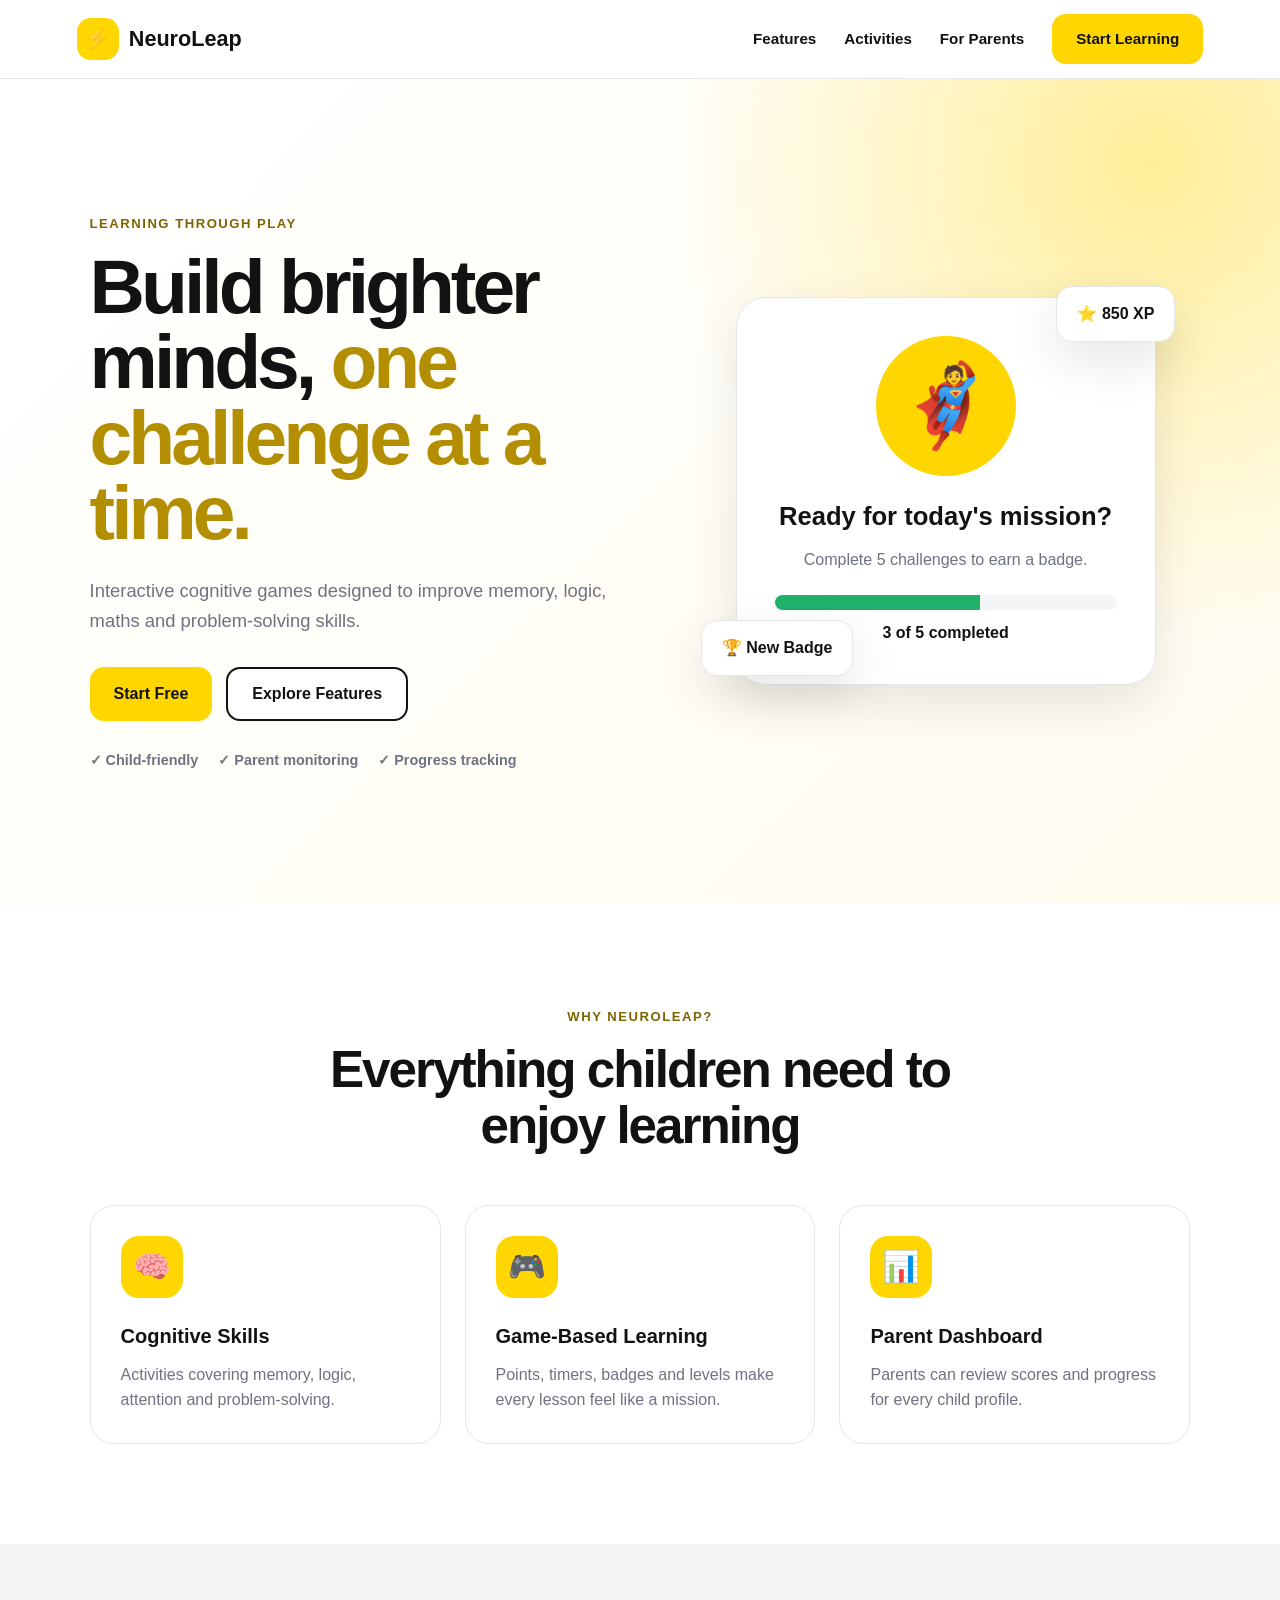
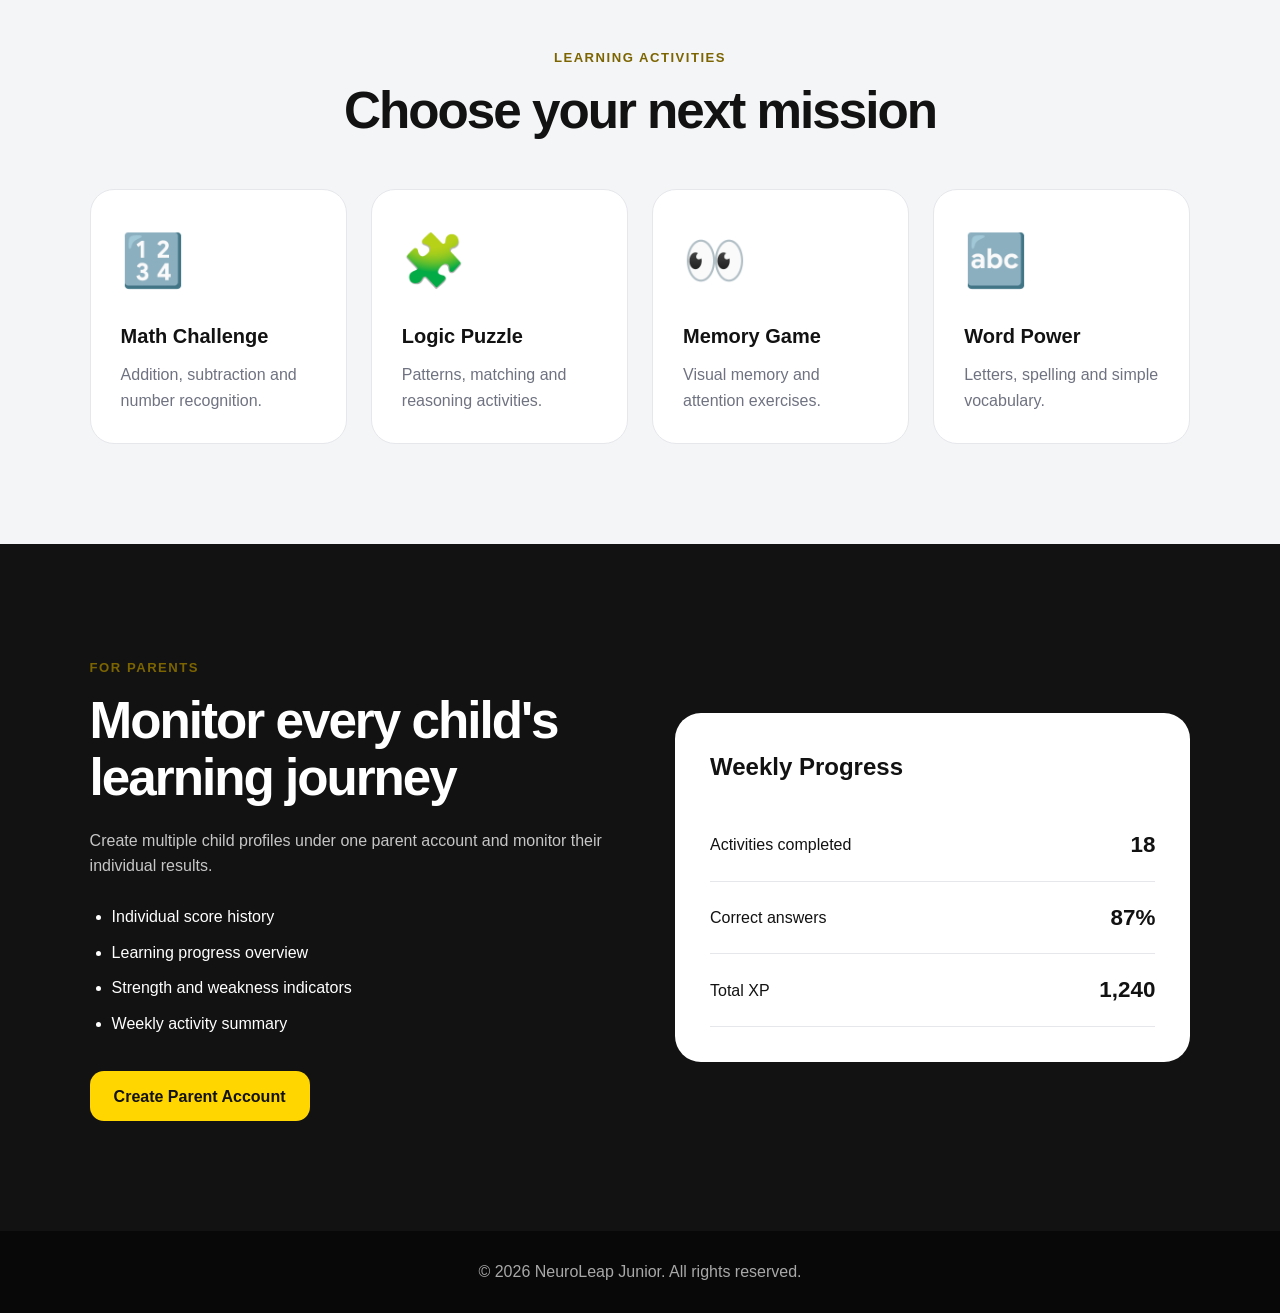
<file: index.html>
<!DOCTYPE html>
<html lang="en">
<head>
    <meta charset="UTF-8">

    <meta
        name="viewport"
        content="width=device-width, initial-scale=1.0"
    >

    <meta
        name="description"
        content="NeuroLeap Junior is an interactive cognitive learning app for young children."
    >

    <title>NeuroLeap Junior</title>

    <link rel="stylesheet" href="css/style.css">
    <link rel="manifest" href="manifest.json">
</head>

<body>

    <header class="navbar">
        <a href="index.html" class="brand">
            <span class="brand-icon">⚡</span>
            NeuroLeap
        </a>

        <nav class="nav-menu">
            <a href="#features">Features</a>
            <a href="#subjects">Activities</a>
            <a href="#parents">For Parents</a>
            <a href="login.html" class="nav-button">Start Learning</a>
        </nav>
    </header>

    <main>
        <section class="hero">
            <div class="hero-content">
                <span class="hero-label">
                    Learning Through Play
                </span>

                <h1>
                    Build brighter minds,
                    <span>one challenge at a time.</span>
                </h1>

                <p>
                    Interactive cognitive games designed to improve
                    memory, logic, maths and problem-solving skills.
                </p>

                <div class="hero-buttons">
                    <a href="login.html" class="primary-button">
                        Start Free
                    </a>

                    <a href="#features" class="secondary-button">
                        Explore Features
                    </a>
                </div>

                <div class="hero-points">
                    <span>✓ Child-friendly</span>
                    <span>✓ Parent monitoring</span>
                    <span>✓ Progress tracking</span>
                </div>
            </div>

            <div class="hero-visual">
                <div class="hero-card main-card">
                    <div class="character">🦸</div>
                    <h3>Ready for today's mission?</h3>
                    <p>Complete 5 challenges to earn a badge.</p>

                    <div class="progress-track">
                        <div class="progress-fill"></div>
                    </div>

                    <strong>3 of 5 completed</strong>
                </div>

                <div class="floating-card score-card">
                    ⭐ 850 XP
                </div>

                <div class="floating-card badge-card">
                    🏆 New Badge
                </div>
            </div>
        </section>

        <section id="features" class="section">
            <div class="section-heading">
                <span>Why NeuroLeap?</span>
                <h2>Everything children need to enjoy learning</h2>
            </div>

            <div class="feature-grid">
                <article class="feature-card">
                    <div class="feature-icon">🧠</div>
                    <h3>Cognitive Skills</h3>
                    <p>
                        Activities covering memory, logic, attention
                        and problem-solving.
                    </p>
                </article>

                <article class="feature-card">
                    <div class="feature-icon">🎮</div>
                    <h3>Game-Based Learning</h3>
                    <p>
                        Points, timers, badges and levels make every
                        lesson feel like a mission.
                    </p>
                </article>

                <article class="feature-card">
                    <div class="feature-icon">📊</div>
                    <h3>Parent Dashboard</h3>
                    <p>
                        Parents can review scores and progress for
                        every child profile.
                    </p>
                </article>
            </div>
        </section>

        <section id="subjects" class="section activities-section">
            <div class="section-heading">
                <span>Learning Activities</span>
                <h2>Choose your next mission</h2>
            </div>

            <div class="activity-grid">
                <article class="activity-card">
                    <span>🔢</span>
                    <h3>Math Challenge</h3>
                    <p>Addition, subtraction and number recognition.</p>
                </article>

                <article class="activity-card">
                    <span>🧩</span>
                    <h3>Logic Puzzle</h3>
                    <p>Patterns, matching and reasoning activities.</p>
                </article>

                <article class="activity-card">
                    <span>👀</span>
                    <h3>Memory Game</h3>
                    <p>Visual memory and attention exercises.</p>
                </article>

                <article class="activity-card">
                    <span>🔤</span>
                    <h3>Word Power</h3>
                    <p>Letters, spelling and simple vocabulary.</p>
                </article>
            </div>
        </section>

        <section id="parents" class="parent-section">
            <div>
                <span class="section-label">For Parents</span>

                <h2>Monitor every child's learning journey</h2>

                <p>
                    Create multiple child profiles under one parent
                    account and monitor their individual results.
                </p>

                <ul>
                    <li>Individual score history</li>
                    <li>Learning progress overview</li>
                    <li>Strength and weakness indicators</li>
                    <li>Weekly activity summary</li>
                </ul>

                <a href="login.html" class="primary-button">
                    Create Parent Account
                </a>
            </div>

            <div class="dashboard-preview">
                <h3>Weekly Progress</h3>

                <div class="preview-stat">
                    <span>Activities completed</span>
                    <strong>18</strong>
                </div>

                <div class="preview-stat">
                    <span>Correct answers</span>
                    <strong>87%</strong>
                </div>

                <div class="preview-stat">
                    <span>Total XP</span>
                    <strong>1,240</strong>
                </div>
            </div>
        </section>
    </main>

    <footer>
        <p>© 2026 NeuroLeap Junior. All rights reserved.</p>
    </footer>

    <script>
        if ("serviceWorker" in navigator) {
            navigator.serviceWorker.register("./service-worker.js")
                .catch((error) => {
                    console.error("Service worker error:", error);
                });
        }
    </script>

</body>
</html>
</file>
<file: css/style.css>
:root {
    --yellow: #ffd600;
    --yellow-dark: #e5bd00;
    --black: #121212;
    --dark-grey: #242424;
    --grey: #6f7280;
    --light-grey: #f4f5f7;
    --white: #ffffff;
    --green: #20b26b;
    --border: #e6e7eb;
    --shadow: 0 18px 50px rgba(0, 0, 0, 0.1);
    --radius: 24px;
}

* {
    box-sizing: border-box;
    margin: 0;
    padding: 0;
}

html {
    scroll-behavior: smooth;
}

body {
    font-family:
        Inter,
        Arial,
        Helvetica,
        sans-serif;

    background: var(--white);
    color: var(--black);
    line-height: 1.6;
}

a {
    color: inherit;
    text-decoration: none;
}

button,
input,
select {
    font: inherit;
}

.navbar {
    width: 100%;
    min-height: 76px;
    padding: 14px 6%;

    display: flex;
    align-items: center;
    justify-content: space-between;

    background: rgba(255, 255, 255, 0.94);
    border-bottom: 1px solid var(--border);

    position: sticky;
    top: 0;
    z-index: 1000;
}

.brand {
    display: flex;
    align-items: center;
    gap: 10px;

    font-size: 1.35rem;
    font-weight: 900;
}

.brand-icon {
    width: 42px;
    height: 42px;

    display: grid;
    place-items: center;

    background: var(--yellow);
    border-radius: 14px;
}

.nav-menu {
    display: flex;
    align-items: center;
    gap: 28px;

    font-size: 0.95rem;
    font-weight: 700;
}

.nav-menu a:hover {
    opacity: 0.72;
}

.nav-button,
.primary-button,
.secondary-button {
    display: inline-flex;
    align-items: center;
    justify-content: center;

    min-height: 50px;
    padding: 12px 24px;

    border-radius: 14px;
    font-weight: 800;

    transition:
        transform 0.2s ease,
        box-shadow 0.2s ease;
}

.nav-button,
.primary-button {
    background: var(--yellow);
    color: var(--black);
}

.secondary-button {
    background: var(--white);
    border: 2px solid var(--black);
}

.nav-button:hover,
.primary-button:hover,
.secondary-button:hover {
    transform: translateY(-2px);
    box-shadow: 0 10px 24px rgba(0, 0, 0, 0.12);
}

.hero {
    min-height: calc(100vh - 76px);
    padding: 80px 7%;

    display: grid;
    grid-template-columns: 1.05fr 0.95fr;
    align-items: center;
    gap: 70px;

    background:
        radial-gradient(
            circle at 90% 10%,
            rgba(255, 214, 0, 0.38),
            transparent 35%
        ),
        linear-gradient(135deg, #ffffff, #fffcef);
}

.hero-label,
.section-label,
.section-heading span {
    display: inline-block;
    margin-bottom: 15px;

    color: #7c6500;
    font-size: 0.82rem;
    font-weight: 900;
    letter-spacing: 1.5px;
    text-transform: uppercase;
}

.hero h1 {
    max-width: 760px;

    font-size: clamp(2.8rem, 6vw, 5.7rem);
    line-height: 0.98;
    letter-spacing: -4px;
}

.hero h1 span {
    color: #b28e00;
}

.hero-content > p {
    max-width: 620px;
    margin-top: 26px;

    color: var(--grey);
    font-size: 1.15rem;
}

.hero-buttons {
    display: flex;
    flex-wrap: wrap;
    gap: 14px;

    margin-top: 32px;
}

.hero-points {
    display: flex;
    flex-wrap: wrap;
    gap: 20px;

    margin-top: 28px;
    color: var(--grey);
    font-size: 0.9rem;
    font-weight: 700;
}

.hero-visual {
    min-height: 510px;
    position: relative;

    display: grid;
    place-items: center;
}

.hero-card {
    background: var(--white);
    border: 1px solid var(--border);
    border-radius: 30px;
    box-shadow: var(--shadow);
}

.main-card {
    width: min(100%, 420px);
    padding: 38px;
    text-align: center;
}

.character {
    width: 140px;
    height: 140px;
    margin: 0 auto 20px;

    display: grid;
    place-items: center;

    background: var(--yellow);
    border-radius: 50%;

    font-size: 5rem;
}

.main-card h3 {
    font-size: 1.6rem;
}

.main-card p {
    margin: 10px 0 22px;
    color: var(--grey);
}

.progress-track {
    width: 100%;
    height: 15px;
    margin-bottom: 10px;

    overflow: hidden;
    background: var(--light-grey);
    border-radius: 999px;
}

.progress-fill {
    width: 60%;
    height: 100%;
    background: var(--green);
}

.floating-card {
    position: absolute;

    padding: 14px 20px;

    background: var(--white);
    border: 1px solid var(--border);
    border-radius: 16px;
    box-shadow: var(--shadow);

    font-weight: 900;
}

.score-card {
    top: 50px;
    right: 15px;
}

.badge-card {
    bottom: 70px;
    left: 0;
}

.section {
    padding: 100px 7%;
}

.section-heading {
    max-width: 700px;
    margin: 0 auto 50px;
    text-align: center;
}

.section-heading h2,
.parent-section h2 {
    font-size: clamp(2rem, 4vw, 3.4rem);
    line-height: 1.1;
    letter-spacing: -2px;
}

.feature-grid,
.activity-grid {
    display: grid;
    grid-template-columns: repeat(3, 1fr);
    gap: 24px;
}

.feature-card,
.activity-card {
    padding: 30px;

    border: 1px solid var(--border);
    border-radius: var(--radius);

    transition:
        transform 0.2s ease,
        box-shadow 0.2s ease;
}

.feature-card:hover,
.activity-card:hover {
    transform: translateY(-6px);
    box-shadow: var(--shadow);
}

.feature-icon {
    width: 62px;
    height: 62px;
    margin-bottom: 22px;

    display: grid;
    place-items: center;

    background: var(--yellow);
    border-radius: 18px;

    font-size: 1.9rem;
}

.feature-card h3,
.activity-card h3 {
    margin-bottom: 10px;
    font-size: 1.25rem;
}

.feature-card p,
.activity-card p {
    color: var(--grey);
}

.activities-section {
    background: var(--light-grey);
}

.activity-grid {
    grid-template-columns: repeat(4, 1fr);
}

.activity-card {
    background: var(--white);
}

.activity-card > span {
    display: block;
    margin-bottom: 18px;
    font-size: 3.2rem;
}

.parent-section {
    padding: 110px 7%;

    display: grid;
    grid-template-columns: 1fr 1fr;
    align-items: center;
    gap: 70px;

    background: var(--black);
    color: var(--white);
}

.parent-section p {
    margin-top: 22px;
    color: #c6c6c6;
}

.parent-section ul {
    margin: 25px 0 35px;
    padding-left: 22px;
}

.parent-section li {
    margin: 10px 0;
}

.dashboard-preview {
    padding: 35px;

    background: var(--white);
    color: var(--black);

    border-radius: 26px;
}

.dashboard-preview h3 {
    margin-bottom: 22px;
    font-size: 1.5rem;
}

.preview-stat {
    padding: 18px 0;

    display: flex;
    align-items: center;
    justify-content: space-between;

    border-bottom: 1px solid var(--border);
}

.preview-stat strong {
    font-size: 1.4rem;
}

footer {
    padding: 28px;
    background: #080808;
    color: #a8a8a8;
    text-align: center;
}

.page-container {
    width: min(92%, 1100px);
    margin: 40px auto;
}

.hidden {
    display: none !important;
}

@media (max-width: 900px) {
    .nav-menu a:not(.nav-button) {
        display: none;
    }

    .hero,
    .parent-section {
        grid-template-columns: 1fr;
    }

    .hero {
        padding-top: 55px;
        text-align: center;
    }

    .hero-content > p {
        margin-right: auto;
        margin-left: auto;
    }

    .hero-buttons,
    .hero-points {
        justify-content: center;
    }

    .feature-grid,
    .activity-grid {
        grid-template-columns: repeat(2, 1fr);
    }
}

@media (max-width: 600px) {
    .navbar {
        padding: 12px 4%;
    }

    .brand {
        font-size: 1.1rem;
    }

    .nav-button {
        min-height: 42px;
        padding: 9px 14px;
    }

    .hero,
    .section,
    .parent-section {
        padding-right: 5%;
        padding-left: 5%;
    }

    .hero h1 {
        letter-spacing: -2px;
    }

    .hero-visual {
        min-height: 430px;
    }

    .feature-grid,
    .activity-grid {
        grid-template-columns: 1fr;
    }

    .floating-card {
        font-size: 0.82rem;
    }
}
</file>
